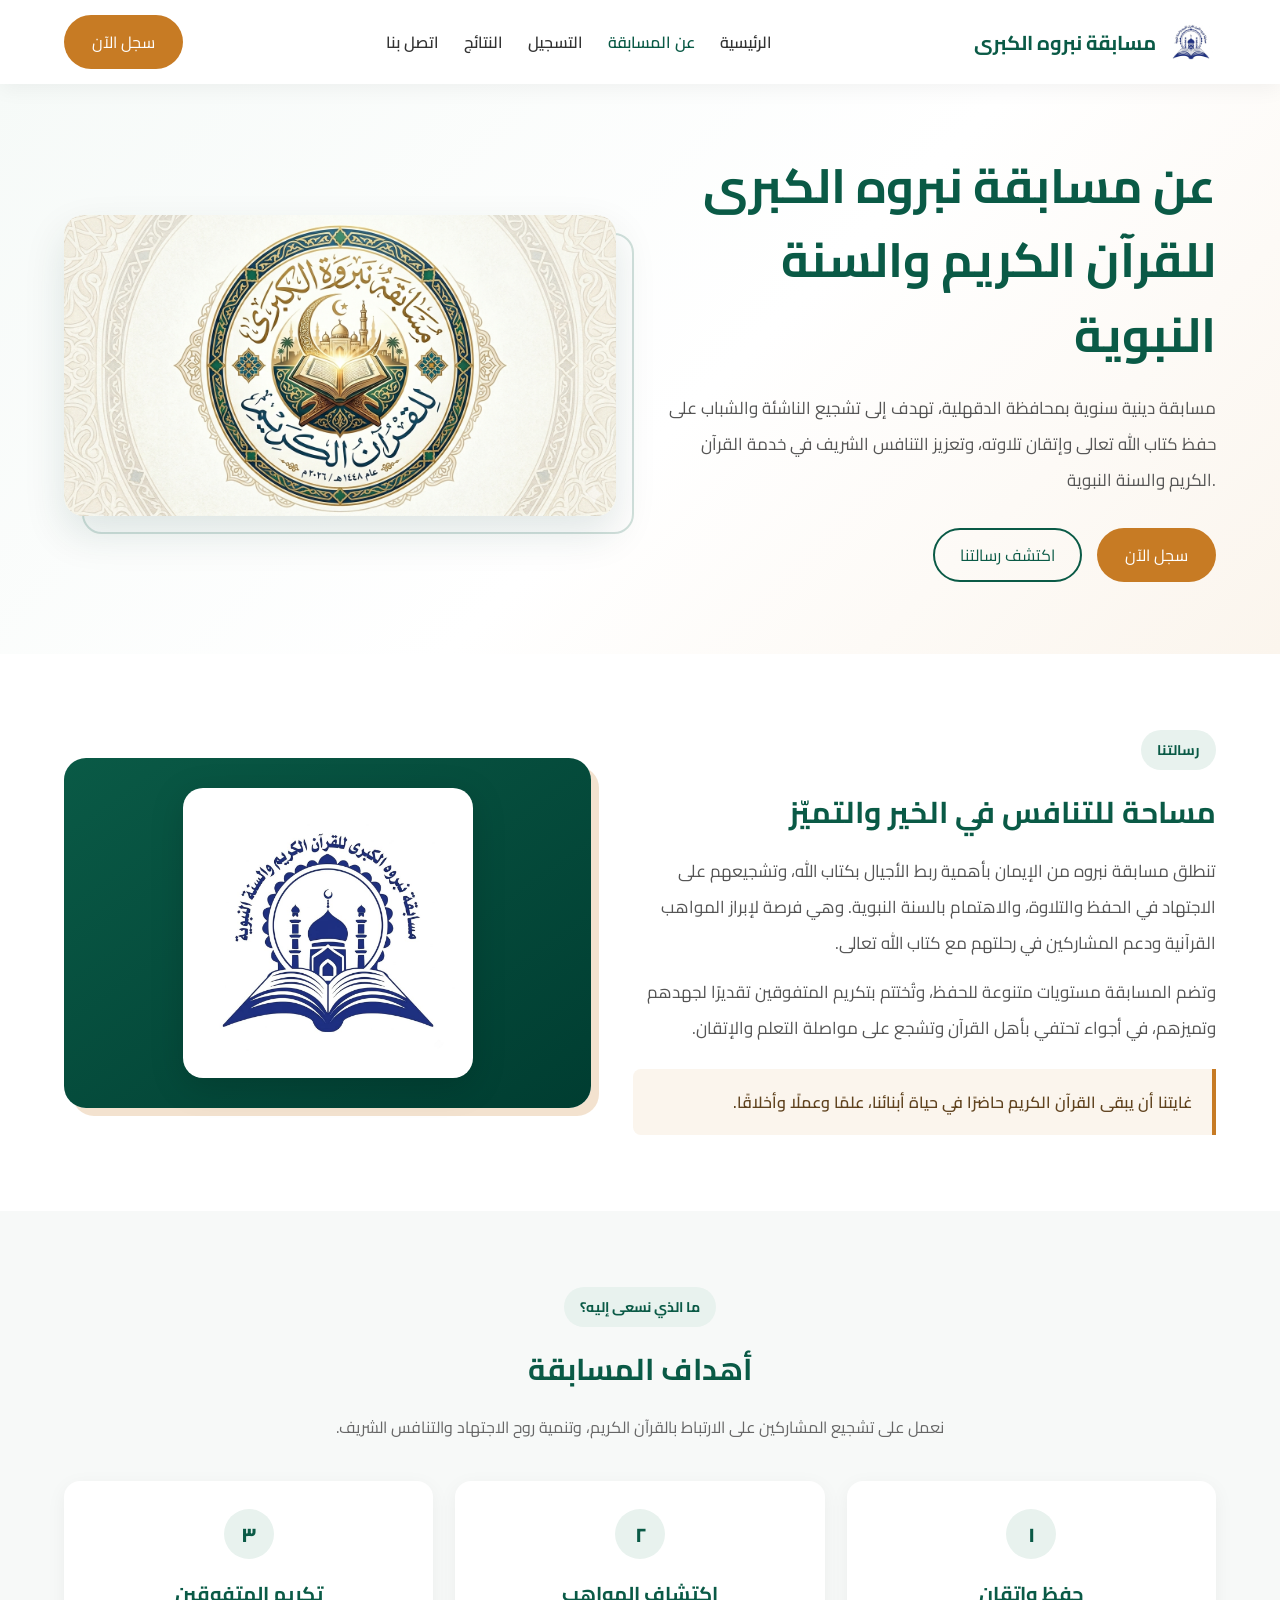
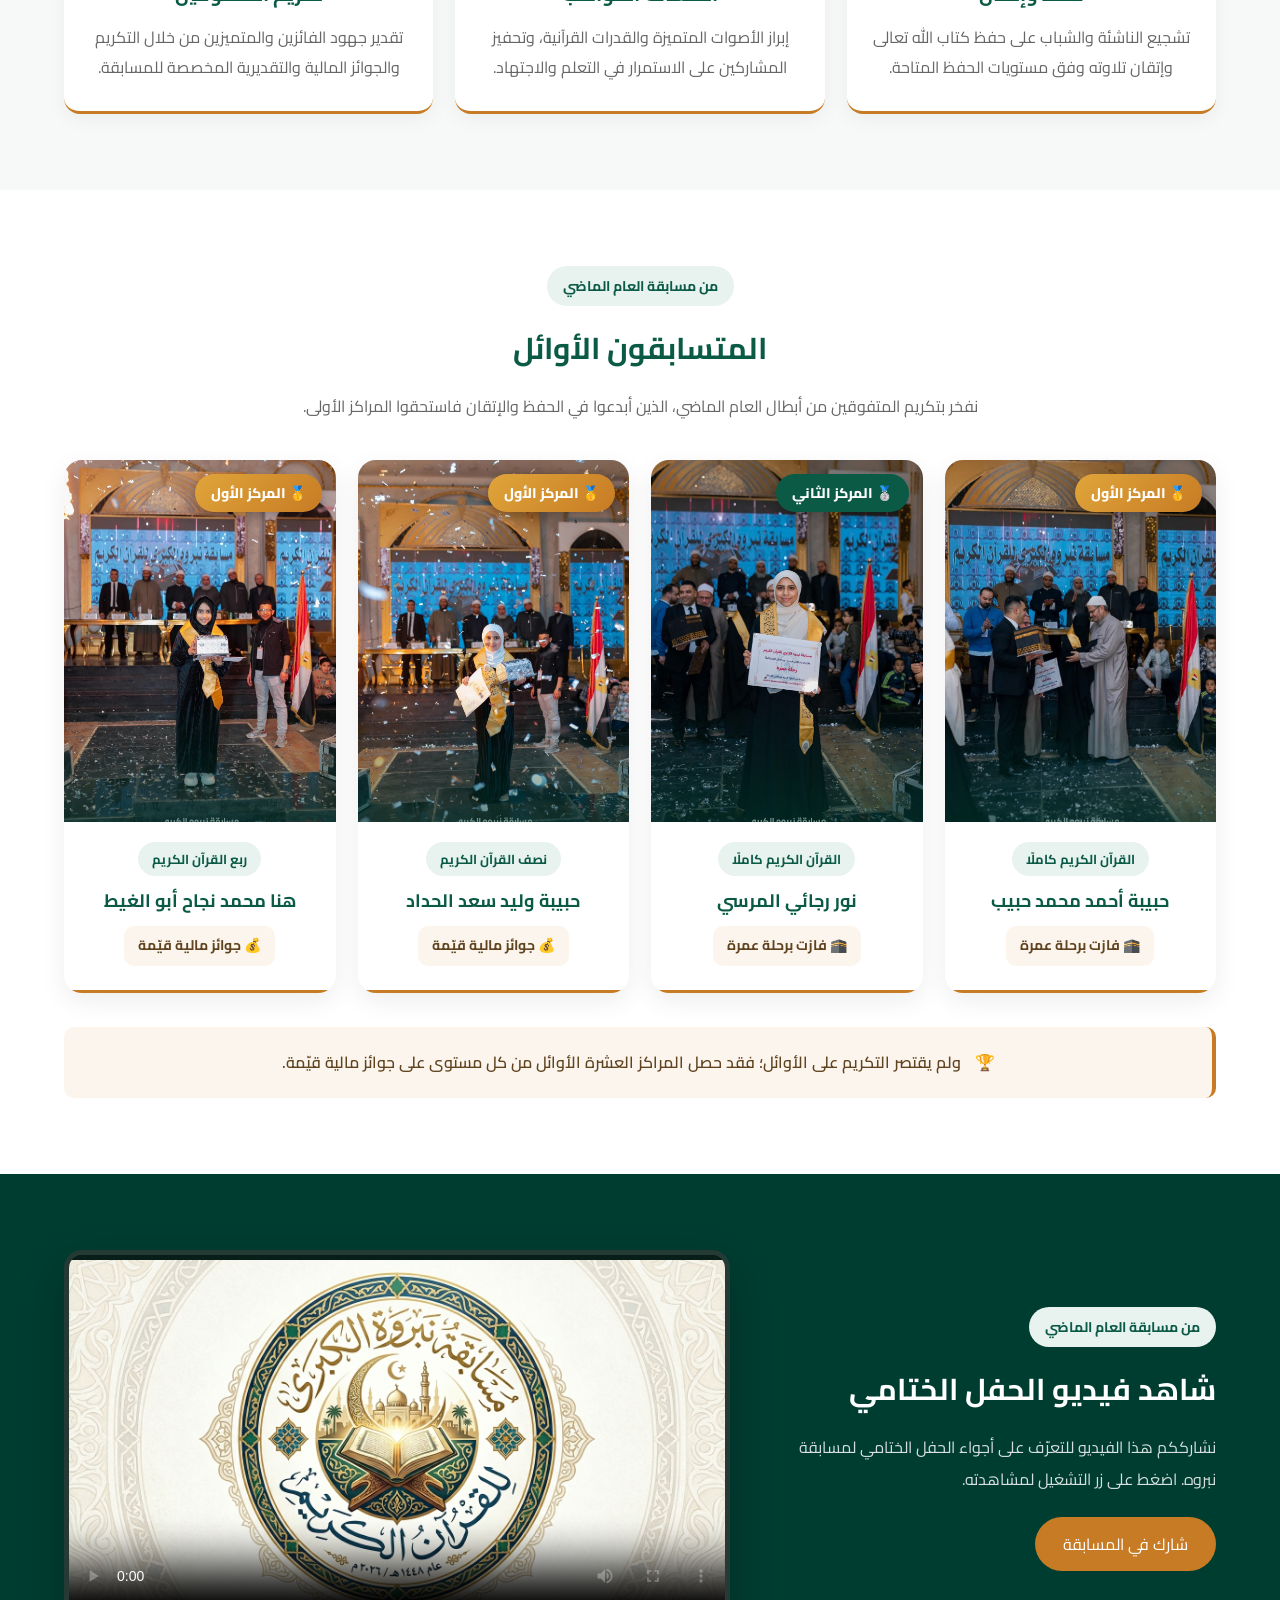
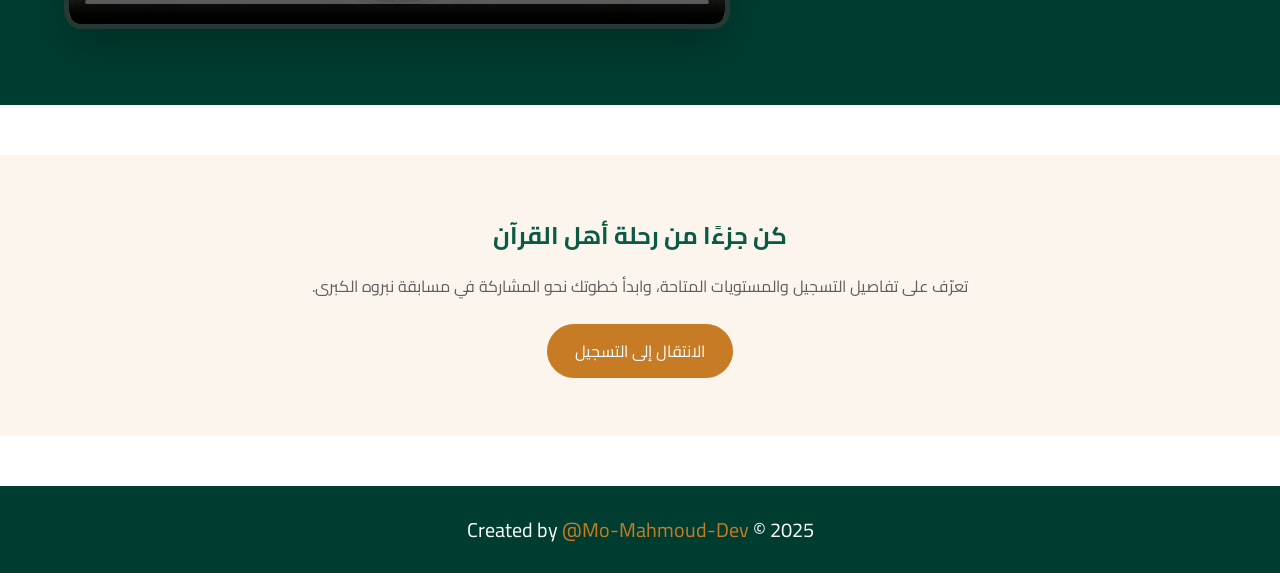
<file: aboutUs.html>
<!DOCTYPE html>
<html lang="ar" dir="rtl">

<head>
    <meta charset="UTF-8">
    <meta name="viewport" content="width=device-width, initial-scale=1.0">
    <meta name="description" content="تعرّف على مسابقة نبروه الكبرى للقرآن الكريم والسنة النبوية، ورسالتها في تشجيع حفظ كتاب الله وإتقان تلاوته.">
    <meta name="keywords" content="مسابقة نبروه, القرآن الكريم, السنة النبوية, حفظ القرآن, الدقهلية">
    <meta name="robots" content="index, follow">
    <title>عن المسابقة | مسابقة نبروه الكبرى</title>

    <link rel="preconnect" href="https://fonts.googleapis.com">
    <link rel="preconnect" href="https://fonts.gstatic.com" crossorigin>
    <link href="https://fonts.googleapis.com/css2?family=Cairo:wght@300;400;600;700;800&display=swap" rel="stylesheet">
    <link rel="stylesheet" href="style.css">

    <!-- تنسيقات خاصة بصفحة عن المسابقة، مع الحفاظ على هوية الصفحة الرئيسية -->
    <style>
        .about-page-hero {
            padding: 68px 0 72px;
            background: linear-gradient(135deg, #f6faf8 0%, #ffffff 55%, #fbf5ed 100%);
            overflow: hidden;
        }

        .about-page-hero .hero-content {
            gap: 48px;
        }

        .about-page-hero .hero-image {
            position: relative;
        }

        .about-page-hero .hero-image::before {
            content: "";
            position: absolute;
            inset: 18px -18px -18px 18px;
            border: 2px solid rgba(10, 90, 70, .18);
            border-radius: 20px;
            z-index: 0;
        }

        .about-page-hero .hero-image img {
            position: relative;
            z-index: 1;
            display: block;
            max-height: 430px;
            object-fit: cover;
            box-shadow: 0 18px 42px rgba(0, 61, 49, .12);
        }

        .eyebrow {
            display: inline-block;
            margin-bottom: 14px;
            padding: 7px 16px;
            border-radius: 50px;
            color: #0a5a46;
            background: #e8f2ee;
            font-size: 14px;
            font-weight: 700;
        }

        .about-page-hero .hero-text h1 {
            line-height: 1.55;
        }

        .about-page-hero .hero-text p,
        .story-copy p {
            color: #555;
            line-height: 2.1;
            font-size: 17px;
        }

        .page-section {
            padding: 76px 0;
        }

        .page-section.soft-bg {
            background: #f7f9f8;
        }

        .section-heading {
            max-width: 760px;
            margin: 0 auto 38px;
            text-align: center;
        }

        .section-heading h2,
        .story-copy h2,
        .video-copy h2 {
            margin-bottom: 14px;
            color: #0a5a46;
            font-size: 30px;
        }

        .section-heading p {
            line-height: 2;
            color: #666;
        }

        .story-layout {
            display: grid;
            grid-template-columns: 1.05fr .95fr;
            gap: 42px;
            align-items: center;
        }

        .story-copy p + p {
            margin-top: 14px;
        }

        .story-quote {
            margin-top: 22px;
            padding: 18px 20px;
            border-right: 4px solid #c77b24;
            border-radius: 8px 0 0 8px;
            background: #fbf5ed;
            color: #60431f;
            line-height: 1.9;
            font-weight: 600;
        }

        .story-mark {
            min-height: 300px;
            display: flex;
            align-items: center;
            justify-content: center;
            padding: 30px;
            border-radius: 22px;
            background: linear-gradient(145deg, #0a5a46, #003d31);
            box-shadow: 8px 8px 0 rgba(199, 123, 36, .22);
            text-align: center;
        }

        .story-mark img {
            width: min(100%, 290px);
            max-height: 290px;
            object-fit: contain;
            border-radius: 20px;
            filter: drop-shadow(0 8px 16px rgba(0, 0, 0, .15));
        }

        .about-values {
            display: grid;
            grid-template-columns: repeat(3, minmax(0, 1fr));
            gap: 22px;
        }

        .about-value-card {
            height: 100%;
            padding: 28px 24px;
            border-radius: 16px;
            background: #fff;
            box-shadow: 0 5px 20px rgba(0, 0, 0, .05);
            border-bottom: 3px solid #c77b24;
            text-align: center;
        }

        .value-number {
            display: inline-flex;
            width: 50px;
            height: 50px;
            align-items: center;
            justify-content: center;
            margin-bottom: 16px;
            border-radius: 50%;
            background: #e8f2ee;
            color: #0a5a46;
            font-size: 20px;
            font-weight: 800;
        }

        .about-value-card h3 {
            margin-bottom: 10px;
            color: #0a5a46;
            font-size: 20px;
        }

        .about-value-card p {
            color: #666;
            line-height: 1.9;
        }

        .video-section {
            margin-bottom: 50px;
            background: #003d31;
            color: #fff;
        }

        .video-layout {
            display: grid;
            grid-template-columns: .8fr 1.2fr;
            align-items: center;
            gap: 42px;
        }

        .video-copy h2 {
            color: #fff;
        }

        .video-copy p {
            color: rgba(255, 255, 255, .84);
            line-height: 2;
            margin-bottom: 22px;
        }

        .video-frame {
            overflow: hidden;
            border: 5px solid rgba(255, 255, 255, .12);
            border-radius: 18px;
            background: #071e19;
            box-shadow: 0 18px 45px rgba(0, 0, 0, .24);
        }

        .video-frame video {
            display: block;
            width: 100%;
            aspect-ratio: 16 / 9;
            object-fit: contain;
            background: #071e19;
        }

        .about-cta {
            padding: 58px 0;
            text-align: center;
            background: #fbf5ed;
        }

        .about-cta h2 {
            color: #0a5a46;
            margin-bottom: 12px;
        }

        .about-cta p {
            margin: 0 auto 22px;
            max-width: 700px;
            color: #5e5e5e;
            line-height: 2;
        }

        .about-cta .btn {
            border: 0;
        }

        .nav-links a[aria-current="page"] {
            color: #0a5a46;
        }

        /* ===== المتسابقون الأوائل ===== */
        .winners-grid {
            display: grid;
            grid-template-columns: repeat(4, minmax(0, 1fr));
            gap: 22px;
        }

        .winner-card {
            position: relative;
            display: flex;
            flex-direction: column;
            overflow: hidden;
            border-radius: 18px;
            background: #fff;
            box-shadow: 0 8px 26px rgba(0, 0, 0, .07);
            transition: transform .25s ease, box-shadow .25s ease;
        }

        .winner-card:hover {
            transform: translateY(-6px);
            box-shadow: 0 16px 36px rgba(0, 61, 49, .16);
        }

        .winner-photo {
            position: relative;
            aspect-ratio: 3 / 4;
            overflow: hidden;
            background: #e8f2ee;
        }

        .winner-photo img {
            width: 100%;
            height: 100%;
            object-fit: cover;
            object-position: center 35%;
            display: block;
            transition: transform .5s ease;
        }

        .winner-card:hover .winner-photo img {
            transform: scale(1.04);
        }

        .winner-photo::after {
            content: "";
            position: absolute;
            inset: auto 0 0 0;
            height: 35%;
            background: linear-gradient(to top, rgba(0, 61, 49, .55), transparent);
            pointer-events: none;
        }

        .winner-rank {
            position: absolute;
            top: 14px;
            right: 14px;
            z-index: 2;
            padding: 6px 16px;
            border-radius: 50px;
            background: #c77b24;
            color: #fff;
            font-size: 14px;
            font-weight: 800;
            box-shadow: 0 4px 12px rgba(0, 0, 0, .25);
        }

        .winner-card.is-first .winner-rank {
            background: linear-gradient(135deg, #e0a53a, #c77b24);
        }

        .winner-card.is-second .winner-rank {
            background: #0a5a46;
        }

        .winner-body {
            flex: 1;
            display: flex;
            flex-direction: column;
            align-items: center;
            gap: 10px;
            padding: 20px 16px 24px;
            text-align: center;
            border-bottom: 3px solid #c77b24;
        }

        .winner-level {
            padding: 5px 14px;
            border-radius: 50px;
            background: #e8f2ee;
            color: #0a5a46;
            font-size: 13px;
            font-weight: 700;
        }

        .winner-body h3 {
            color: #0a5a46;
            font-size: 18px;
            line-height: 1.7;
        }

        .winner-prize {
            margin-top: auto;
            padding: 8px 14px;
            border-radius: 10px;
            background: #fbf5ed;
            color: #60431f;
            font-size: 14px;
            font-weight: 700;
            line-height: 1.7;
        }

        .winners-note {
            display: flex;
            align-items: center;
            justify-content: center;
            gap: 14px;
            margin-top: 34px;
            padding: 20px 24px;
            border-right: 4px solid #c77b24;
            border-radius: 10px;
            background: #fbf5ed;
            color: #60431f;
            font-weight: 600;
            line-height: 1.9;
            text-align: center;
        }

        @media (max-width: 1100px) {
            .winners-grid {
                grid-template-columns: repeat(2, minmax(0, 1fr));
            }
        }

        @media (max-width: 576px) {
            .winners-grid {
                grid-template-columns: 1fr;
                max-width: 360px;
                margin: 0 auto;
            }
        }

        @media (max-width: 992px) {
            .about-page-hero .hero-content,
            .story-layout,
            .video-layout {
                grid-template-columns: 1fr;
            }

            .about-page-hero .hero-image {
                width: min(100%, 650px);
                margin: 0 auto;
            }

            .about-page-hero .hero-text {
                text-align: center;
            }

            .about-page-hero .buttons {
                justify-content: center;
            }

            .story-mark {
                min-height: 250px;
            }

            .video-layout {
                gap: 28px;
            }

            .video-copy {
                text-align: center;
            }
        }

        @media (max-width: 768px) {
            .page-section,
            .about-page-hero {
                padding: 48px 0;
            }

            .about-values {
                grid-template-columns: 1fr;
            }

            .section-heading h2,
            .story-copy h2,
            .video-copy h2 {
                font-size: 26px;
            }

            .about-page-hero .hero-image::before {
                inset: 10px -10px -10px 10px;
            }
        }

        @media (max-width: 576px) {
            .about-page-hero .hero-text h1 {
                font-size: 29px;
            }

            .about-page-hero .hero-text p,
            .story-copy p,
            .video-copy p {
                font-size: 15px;
            }

            .story-mark {
                min-height: 210px;
                padding: 20px;
            }

            .video-frame {
                border-width: 3px;
                border-radius: 12px;
            }
        }
    </style>
</head>

<body>
    <header>
        <nav class="container" aria-label="القائمة الرئيسية">
            <div class="logo">
                <img src="images/MainLogo.png" alt="شعار مسابقة نبروه">
                <h1>مسابقة نبروه الكبرى</h1>
            </div>

            <button class="menu-toggle" id="menuToggle" aria-label="فتح القائمة" aria-expanded="false" aria-controls="navLinks" type="button">
                <span></span>
                <span></span>
                <span></span>
            </button>

            <ul class="nav-links" id="navLinks">
                <li><a href="index.html">الرئيسية</a></li>
                <li><a href="aboutUs.html" aria-current="page">عن المسابقة</a></li>
                <li><a href="index.html#register">التسجيل</a></li>
                <li><a href="Competition-results.html">النتائج</a></li>
                <li><a href="tel:01036791994">اتصل بنا</a></li>
                <li class="mobile-btn-container"><a href="index.html#register" class="btn">سجل الآن</a></li>
            </ul>

            <a href="index.html#register" class="btn desktop-btn">سجل الآن</a>
        </nav>
    </header>

    <main>
        <section class="hero about-page-hero">
            <div class="container hero-content">
                <div class="hero-image">
                    <img src="images/Logo.png" alt="شعار مسابقة نبروه الكبرى للقرآن الكريم والسنة النبوية">
                </div>
                <div class="hero-text">
                    <h1>عن مسابقة نبروه الكبرى للقرآن الكريم والسنة النبوية</h1>
                    <p>
                        مسابقة دينية سنوية بمحافظة الدقهلية، تهدف إلى تشجيع الناشئة والشباب على حفظ كتاب الله تعالى
                        وإتقان تلاوته، وتعزيز التنافس الشريف في خدمة القرآن الكريم والسنة النبوية.
                    </p>
                    <div class="buttons">
                        <a href="index.html#register" class="btn">سجل الآن</a>
                        <a href="#our-message" class="btn-outline">اكتشف رسالتنا</a>
                    </div>
                </div>
            </div>
        </section>

        <section class="page-section" id="our-message">
            <div class="container story-layout">
                <div class="story-copy">
                    <span class="eyebrow">رسالتنا</span>
                    <h2>مساحة للتنافس في الخير والتميّز</h2>
                    <p>
                        تنطلق مسابقة نبروه من الإيمان بأهمية ربط الأجيال بكتاب الله، وتشجيعهم على الاجتهاد في الحفظ
                        والتلاوة، والاهتمام بالسنة النبوية. وهي فرصة لإبراز المواهب القرآنية ودعم المشاركين في رحلتهم
                        مع كتاب الله تعالى.
                    </p>
                    <p>
                        وتضم المسابقة مستويات متنوعة للحفظ، وتُختتم بتكريم المتفوقين تقديرًا لجهدهم وتميزهم، في أجواء
                        تحتفي بأهل القرآن وتشجع على مواصلة التعلم والإتقان.
                    </p>
                    <div class="story-quote">
                        غايتنا أن يبقى القرآن الكريم حاضرًا في حياة أبنائنا، علمًا وعملًا وأخلاقًا.
                    </div>
                </div>
                <div class="story-mark">
                    <img src="images/MainLogo.png" alt="الشعار الرسمي لمسابقة نبروه">
                </div>
            </div>
        </section>

        <section class="page-section soft-bg">
            <div class="container">
                <div class="section-heading">
                    <span class="eyebrow">ما الذي نسعى إليه؟</span>
                    <h2>أهداف المسابقة</h2>
                    <p>نعمل على تشجيع المشاركين على الارتباط بالقرآن الكريم، وتنمية روح الاجتهاد والتنافس الشريف.</p>
                </div>

                <div class="about-values">
                    <article class="about-value-card">
                        <span class="value-number">١</span>
                        <h3>حفظ وإتقان</h3>
                        <p>تشجيع الناشئة والشباب على حفظ كتاب الله تعالى وإتقان تلاوته وفق مستويات الحفظ المتاحة.</p>
                    </article>
                    <article class="about-value-card">
                        <span class="value-number">٢</span>
                        <h3>اكتشاف المواهب</h3>
                        <p>إبراز الأصوات المتميزة والقدرات القرآنية، وتحفيز المشاركين على الاستمرار في التعلم والاجتهاد.</p>
                    </article>
                    <article class="about-value-card">
                        <span class="value-number">٣</span>
                        <h3>تكريم المتفوقين</h3>
                        <p>تقدير جهود الفائزين والمتميزين من خلال التكريم والجوائز المالية والتقديرية المخصصة للمسابقة.</p>
                    </article>
                </div>
            </div>
        </section>

        <section class="page-section" id="winners">
            <div class="container">
                <div class="section-heading">
                    <span class="eyebrow">من مسابقة العام الماضي</span>
                    <h2>المتسابقون الأوائل</h2>
                    <p>نفخر بتكريم المتفوقين من أبطال العام الماضي، الذين أبدعوا في الحفظ والإتقان فاستحقوا المراكز الأولى.</p>
                </div>

                <div class="winners-grid">
                    <article class="winner-card is-first">
                        <div class="winner-photo">
                            <span class="winner-rank">🥇 المركز الأول</span>
                            <img src="images/FirstInFull.png" alt="حبيبة أحمد محمد حبيب - المركز الأول في مستوى القرآن الكريم كاملًا" loading="lazy">
                        </div>
                        <div class="winner-body">
                            <span class="winner-level">القرآن الكريم كاملًا</span>
                            <h3>حبيبة أحمد محمد حبيب</h3>
                            <span class="winner-prize">🕋 فازت برحلة عمرة</span>
                        </div>
                    </article>
                    <article class="winner-card is-second">
                        <div class="winner-photo">
                            <span class="winner-rank">🥈 المركز الثاني</span>
                            <img src="images/SecondInFull.png" alt="نور رجائي المرسي - المركز الثاني في مستوى القرآن الكريم كاملًا" loading="lazy">
                        </div>
                        <div class="winner-body">
                            <span class="winner-level">القرآن الكريم كاملًا</span>
                            <h3>نور رجائي المرسي</h3>
                            <span class="winner-prize">🕋 فازت برحلة عمرة</span>
                        </div>
                    </article>
                    <article class="winner-card is-first">
                        <div class="winner-photo">
                            <span class="winner-rank">🥇 المركز الأول</span>
                            <img src="images/FirstInHalf.png" alt="حبيبة وليد سعد الحداد - المركز الأول في مستوى نصف القرآن الكريم" loading="lazy">
                        </div>
                        <div class="winner-body">
                            <span class="winner-level">نصف القرآن الكريم</span>
                            <h3>حبيبة وليد سعد الحداد</h3>
                            <span class="winner-prize">💰 جوائز مالية قيّمة</span>
                        </div>
                    </article>
                    <article class="winner-card is-first">
                        <div class="winner-photo">
                            <span class="winner-rank">🥇 المركز الأول</span>
                            <img src="images/FirstInQuarter.png" alt="هنا محمد نجاح أبو الغيط - المركز الأول في مستوى ربع القرآن الكريم" loading="lazy">
                        </div>
                        <div class="winner-body">
                            <span class="winner-level">ربع القرآن الكريم</span>
                            <h3>هنا محمد نجاح أبو الغيط</h3>
                            <span class="winner-prize">💰 جوائز مالية قيّمة</span>
                        </div>
                    </article>
                </div>

                <div class="winners-note">
                    <span>🏆</span>
                    <span>ولم يقتصر التكريم على الأوائل؛ فقد حصل المراكز العشرة الأوائل من كل مستوى على جوائز مالية قيّمة.</span>
                </div>
            </div>
        </section>

        <section class="page-section video-section" id="video">
            <div class="container video-layout">
                <div class="video-copy">
                    <span class="eyebrow">من مسابقة العام الماضي</span>
                    <h2>شاهد فيديو الحفل الختامي</h2>
                    <p>
                        نشارككم هذا الفيديو للتعرّف على أجواء الحفل الختامي لمسابقة نبروه. اضغط على زر التشغيل لمشاهدته.
                    </p>
                    <a href="index.html#register" class="btn">شارك في المسابقة</a>
                </div>
                <div class="video-frame">
                    <video controls preload="metadata" playsinline poster="images/Logo.png" aria-label="فيديو مسابقة نبروه للقرآن الكريم والسنة النبوية">
                        <source src="images/TheFirstYear.mp4" type="video/mp4">
                        المتصفح الخاص بك لا يدعم تشغيل الفيديو. يمكنك فتح الملف مباشرة من
                        <a href="images/TheFirstYear.mp4">هذا الرابط</a>.
                    </video>
                </div>
            </div>
        </section>

        <section class="about-cta">
            <div class="container">
                <h2>كن جزءًا من رحلة أهل القرآن</h2>
                <p>تعرّف على تفاصيل التسجيل والمستويات المتاحة، وابدأ خطوتك نحو المشاركة في مسابقة نبروه الكبرى.</p>
                <a href="index.html#register" class="btn">الانتقال إلى التسجيل</a>
            </div>
        </section>
    </main>

    <footer>
        <div class="container">
            <p>Created by <a href="https://github.com/Mo-Mahmoud-Dev">@Mo-Mahmoud-Dev</a> © 2025</p>
        </div>
    </footer>

    <script>
        // قائمة الموبايل لهذه الصفحة.
        (function () {
            const menuToggle = document.getElementById('menuToggle');
            const navLinks = document.getElementById('navLinks');
            if (!menuToggle || !navLinks) return;

            menuToggle.addEventListener('click', function () {
                const isOpen = navLinks.classList.toggle('active');
                menuToggle.setAttribute('aria-expanded', String(isOpen));
                menuToggle.setAttribute('aria-label', isOpen ? 'إغلاق القائمة' : 'فتح القائمة');
            });

            navLinks.querySelectorAll('a').forEach(function (link) {
                link.addEventListener('click', function () {
                    navLinks.classList.remove('active');
                    menuToggle.setAttribute('aria-expanded', 'false');
                    menuToggle.setAttribute('aria-label', 'فتح القائمة');
                });
            });
        })();
    </script>
</body>

</html>
</file>
<file: style.css>
* {
    margin: 0;
    padding: 0;
    box-sizing: border-box;
    font-family: 'Cairo', sans-serif;
}

html {
    scroll-behavior: smooth;
    scroll-padding-top: 80px;
}

img {
    max-width: 100%;
    height: auto;
}

body {
    padding-top: 80px;
    overflow-x: hidden;
}

header {
    background: #fff;
    padding: 15px 0;
    box-shadow: 0 5px 20px rgba(0, 0, 0, .05);
    position: fixed;
    top: 0;
    left: 0;
    width: 100%;
    z-index: 1000;
}

.mobile-btn-container {
    display: none;
}

.menu-toggle {
    display: none;
    flex-direction: column;
    gap: 5px;
    background: transparent;
    border: none;
    cursor: pointer;
    padding: 5px;
    z-index: 1001;
}

.menu-toggle span {
    display: block;
    width: 25px;
    height: 3px;
    background-color: #0a5a46;
    border-radius: 3px;
    transition: 0.3s;
}

.container {
    width: 90%;
    max-width: 1200px;
    margin: auto;
}


nav {
    display: flex;
    justify-content: space-between;
    align-items: center;
}

.logo {
    display: flex;
    align-items: center;
    gap: 10px;
}

.logo img {
    width: 50px;
    height: 50px;
    border-radius: 50%;
}

.logo h1 {
    font-size: 20px;
    color: #0a5a46;
    font-weight: 700;
}

.nav-links {
    display: flex;
    gap: 25px;
    list-style: none;
}

.nav-links a {
    text-decoration: none;
    color: #333;
    font-weight: 600;
}

.btn {
    background: #c77b24;
    color: #fff;
    padding: 12px 28px;
    border-radius: 50px;
    text-decoration: none;
    display: inline-block;
}

.btn-outline {
    display: inline-block;
    border: 2px solid #0a5a46;
    padding: 10px 25px;
    border-radius: 50px;
    text-decoration: none;
    color: #0a5a46;
}

.hero {
    padding: 80px 0;
    direction: ltr;
}

.hero-content {
    display: grid;
    grid-template-columns: 1fr 1fr;
    gap: 50px;
    align-items: center;
    text-align: right;
}

.hero-image img {
    width: 100%;
    border-radius: 20px;
}

.hero-text h1 {
    font-size: 48px;
    color: #0a5a46;
    margin-bottom: 20px;
}

.hero-text p {
    line-height: 2;
    margin-bottom: 30px;
}

.buttons {
    display: flex;
    gap: 15px;
    flex-direction: row-reverse;
}

.about {
    padding: 80px 0;
}

.about h2 {
    text-align: center;
    margin-bottom: 15px;
    color: #0a5a46;
}

.section-desc {
    text-align: center;
    margin-bottom: 40px;
}

.cards {
    display: grid;
    grid-template-columns: repeat(3, 1fr);
    gap: 20px;
}

.card {
    background: #fff;
    padding: 30px;
    border-radius: 15px;
    text-align: center;
    box-shadow: 0 5px 20px rgba(0, 0, 0, .05);
}

.card h3 {
    margin-bottom: 15px;
    color: #0a5a46;
}

/* ===== فئات المسابقة وشروط السن ===== */
.levels {
    padding: 80px 0;
    background: #f6faf8;
}

.levels h2 {
    text-align: center;
    margin-bottom: 15px;
    color: #0a5a46;
}

.levels .section-desc {
    color: #555;
}

.levels-grid {
    display: grid;
    grid-template-columns: repeat(auto-fit, minmax(min(100%, 300px), 1fr));
    gap: 20px;
}

.level-card {
    background: #fff;
    padding: 28px 24px;
    border-radius: 15px;
    text-align: center;
    box-shadow: 0 5px 20px rgba(0, 0, 0, .05);
    border-top: 3px solid #0a5a46;
    transition: transform .25s ease, box-shadow .25s ease;
}

.level-card:hover {
    transform: translateY(-6px);
    box-shadow: 0 12px 28px rgba(10, 90, 70, .12);
}

.level-card.open {
    border-top-color: #c77b24;
}

.level-badge {
    display: inline-block;
    padding: 7px 20px;
    border-radius: 50px;
    font-size: 15px;
    font-weight: 700;
    margin-bottom: 14px;
    background: #eef6f2;
    color: #0a5a46;
    border: 1px solid #cfe4db;
}

.level-card.open .level-badge {
    background: #fdf3e7;
    color: #904d00;
    border-color: #f0dcbc;
}

.level-card h3 {
    color: #0a5a46;
    font-size: 18px;
    line-height: 1.8;
    margin-bottom: 10px;
}

.level-card p {
    color: #666;
    font-size: 14.5px;
    line-height: 1.9;
}

.register {
    padding: 80px 0;
}

.register-wrapper {
    display: grid;
    grid-template-columns: 1fr 1fr;
    background: #fff;
    border-radius: 20px;
    overflow: clip;
}

.register-image {
    width: fit-content;
    height: fit-content;
    position: sticky;
    top: 80px;
    z-index: 1;

}

.register-image img {
    width: 100%;
    height: 100%;
    object-fit: cover;
}

.register-form {
    padding: 40px;
}

.register-form h2 {
    margin-bottom: 25px;
    color: #0a5a46;
}

form {
    display: flex;
    flex-direction: column;
    gap: 15px;
}

input,
select {
    width: 100%;
    padding: 14px;
    border: 1px solid #ddd;
    border-radius: 8px;
    font-size: 16px;
    direction: rtl;
}

.file-input-label {
    margin-bottom: -8px;
    color: #0a5a46;
    font-size: 15px;
    font-weight: 700;
}

input[type="file"] {
    width: 100%;
    padding: 12px;
    border: 2px dashed #b7cfc7;
    border-radius: 12px;
    background: #f6faf8;
    color: #555;
    cursor: pointer;
    transition: border-color .2s ease, background-color .2s ease;
}

input[type="file"]:hover,
input[type="file"]:focus-visible {
    border-color: #0a5a46;
    background: #eef6f2;
}

input[type="file"]::file-selector-button {
    margin-inline-end: 12px;
    padding: 9px 16px;
    border: 0;
    border-radius: 8px;
    background: #0a5a46;
    color: #fff;
    font: inherit;
    font-weight: 600;
    cursor: pointer;
    transition: background-color .2s ease;
}

input[type="file"]::file-selector-button:hover {
    background: #064536;
}

button {
    background: #c77b24;
    color: white;
    border: none;
    padding: 15px;
    border-radius: 8px;
    cursor: pointer;
    font-size: 18px;
}

button:hover {
    opacity: .9;
}

footer {
    background: #003d31;
    color: white;
    padding: 25px;
    text-align: center;
    margin-top: 50px;
}

footer .container {
    display: flex;
    justify-content: center;
    align-items: center;
    gap: 5px;
}

footer .container p {
    font-size: 20px;
}

footer .container p a {
    color: #c77b24;
    text-decoration: none;
}

/* ===== شريط التنبيه ===== */
.notice-bar {
    background: linear-gradient(90deg, #0a5a46, #003d31);
    color: #fff;
    padding: 12px 0;
    border-bottom: 3px solid #c77b24;
}

.notice-content {
    display: flex;
    align-items: center;
    justify-content: center;
    gap: 24px;
}

.notice-title {
    display: flex;
    align-items: center;
    gap: 8px;
    color: #f0c27a;
    font-size: 17px;
    flex-shrink: 0;
}

.notice-icon {
    font-size: 22px;
}

.notice-items {
    display: flex;
    gap: 12px;
    flex-wrap: wrap;
    justify-content: center;
}

.notice-item {
    display: flex;
    align-items: center;
    gap: 10px;
    background: rgba(255, 255, 255, .08);
    border: 1px solid rgba(240, 194, 122, .35);
    border-radius: 10px;
    padding: 6px 14px;
}

.notice-label {
    font-size: 14px;
    color: rgba(255, 255, 255, .85);
}

.notice-date {
    font-size: 14.5px;
    font-weight: 700;
    color: #fff;
    background: #c77b24;
    padding: 2px 10px;
    border-radius: 6px;
    white-space: nowrap;
}

/* ===== الموبايل ===== */
@media (max-width: 576px) {
    .notice-bar {
        padding: 10px 0;
    }

    .notice-content {
        flex-direction: column;
        gap: 8px;
    }

    .notice-title {
        font-size: 15px;
    }

    .notice-icon {
        font-size: 18px;
    }

    .notice-items {
        width: 100%;
        flex-direction: column;
        gap: 6px;
    }

    .notice-item {
        width: 100%;
        justify-content: space-between;
        padding: 6px 10px;
        gap: 8px;
    }

    .notice-label {
        font-size: 13px;
    }

    .notice-date {
        font-size: 13px;
        padding: 2px 8px;
    }
}

/** Responsive   */
@media (max-width: 1200px) {
    .nav-links {
        gap: 18px;
    }

    .hero-text h1 {
        font-size: 42px;
    }
}

@media (max-width: 992px) {
    .menu-toggle {
        display: flex;
    }

    .desktop-btn {
        display: none;
    }

    .mobile-btn-container {
        display: block;
        margin-top: 15px;
        margin-bottom: 10px;
    }

    .nav-links {
        flex-direction: column;
        position: absolute;
        top: 100%;
        left: 0;
        width: 100%;
        background: #fff;
        box-shadow: 0 10px 15px rgba(0, 0, 0, .05);
        gap: 0;
        text-align: center;
        max-height: 0;
        overflow: hidden;
        padding: 0 20px;
        transition: max-height .3s ease-in-out, padding .3s ease-in-out;
    }

    .nav-links.active {
        max-height: calc(100vh - 80px);
        overflow-y: auto;
        padding-top: 20px;
        padding-bottom: 20px;
    }

    .nav-links li {
        width: 100%;
    }

    .nav-links a {
        display: block;
        padding: 12px 0;
        font-size: 18px;
    }

    .hero,
    .about,
    .levels,
    .register {
        padding: 60px 0;
    }

    .hero-content,
    .register-wrapper {
        grid-template-columns: 1fr;
        gap: 30px;
    }

    .hero-text {
        text-align: center;
    }

    .hero-text h1 {
        font-size: 38px;
    }

    .buttons {
        justify-content: center;
    }

    .register-image img {
        height: 280px;
    }

    .cards {
        grid-template-columns: repeat(auto-fit, minmax(min(100%, 260px), 1fr));
    }
}

@media (max-width: 768px) {
    .cards {
        grid-template-columns: 1fr;
    }

    .desktop-btn {
        display: none;
    }

    .register-form {
        padding: 30px 25px;
    }

    .register-image {
    position: relative;
    top: 0%;
    right: 29%;
    z-index: 1;
    scale: 1.2;
}
}

@media (max-width: 576px) {
    body {
        padding-top: 70px;
    }

    html {
        scroll-padding-top: 70px;
    }

    header {
        padding: 10px 0;
    }

    .nav-links.active {
        max-height: calc(100vh - 70px);
    }

    .desktop-btn {
        display: none;
    }

    .logo img {
        width: 40px;
        height: 40px;
    }

    .logo h1 {
        font-size: 16px;
    }

    .hero,
    .about,
    .levels,
    .register {
        padding: 40px 0;
    }

    .hero-text h1 {
        font-size: 30px;
        margin-bottom: 15px;
    }

    .hero-text p {
        line-height: 1.8;
        margin-bottom: 20px;
    }

    .buttons {
        flex-direction: column;
    }

    .btn:not(.desktop-btn),
    .btn-outline {
        display: block;
        text-align: center;
    }

    .card {
        padding: 22px;
    }

    .level-card {
        padding: 22px 18px;
    }

    .level-card h3 {
        font-size: 16.5px;
    }

    .level-badge {
        font-size: 14px;
        padding: 6px 16px;
    }

    .register-form {
        padding: 25px 18px;
    }

    input[type="file"]::file-selector-button {
        display: block;
        margin: 0 0 8px;
    }

    footer {
        padding: 20px 15px;
        margin-top: 30px;
        font-size: 14px;
    }

    .register-image {
        position: relative;
        top: 0px;
        right: 10%;
        scale: 1.2;
    }
}
</file>
